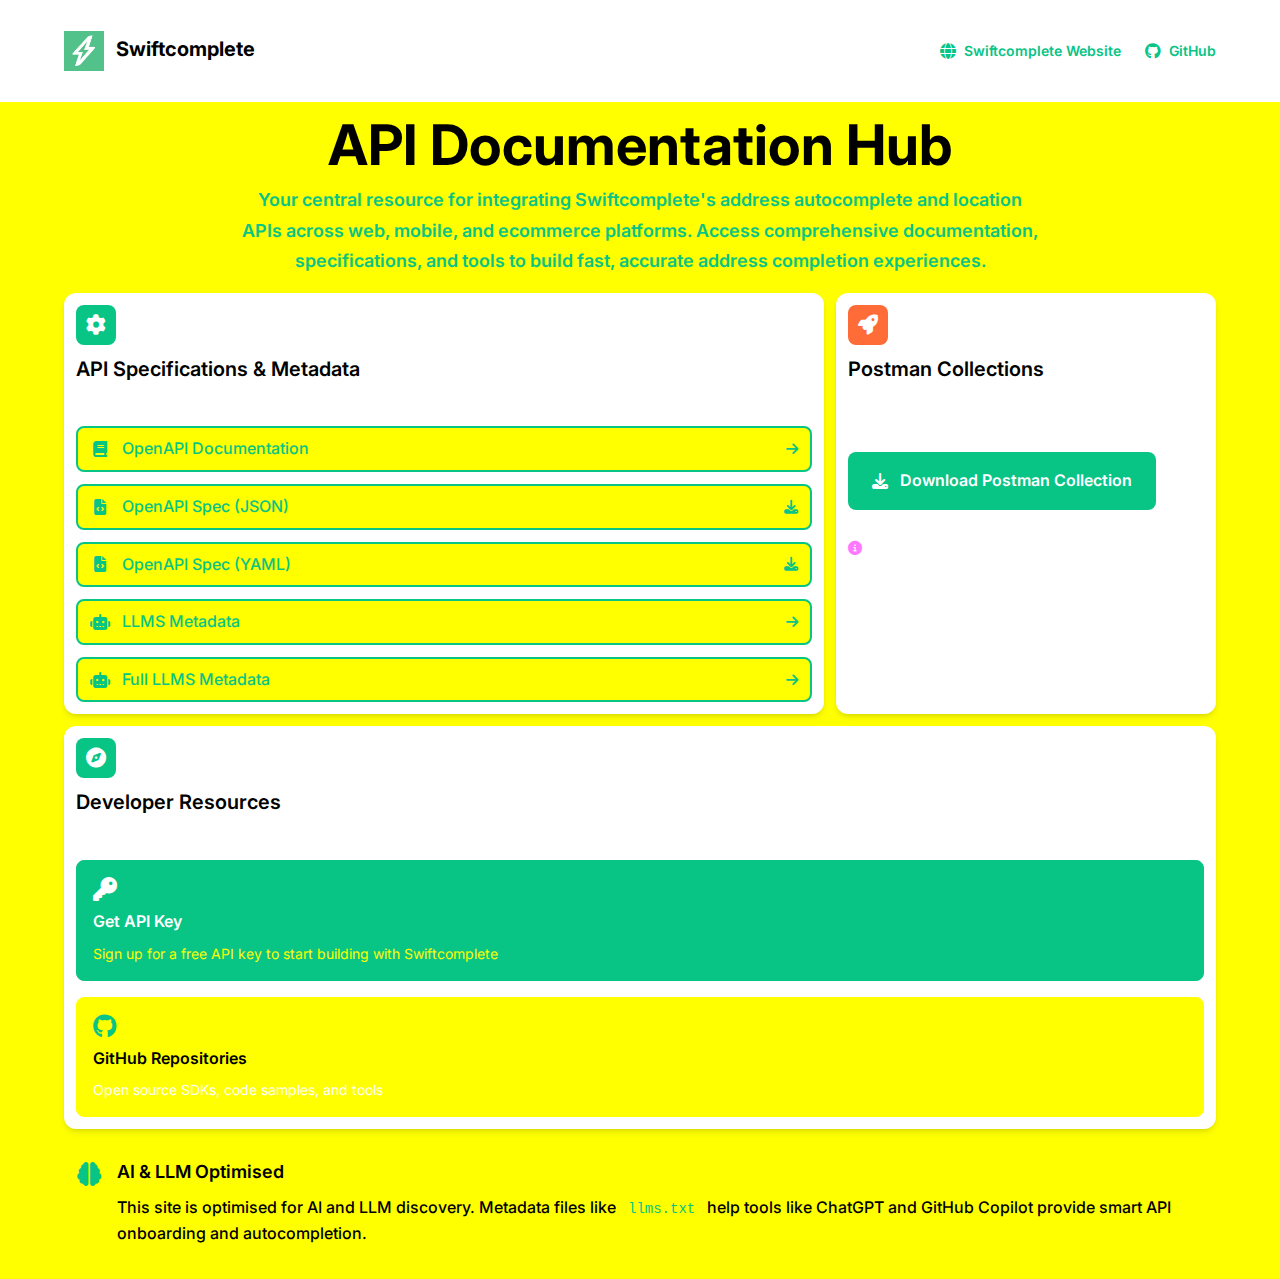
<file: docs/index.html>
<!DOCTYPE html>
<html lang="en">
<head>
    <meta charset="UTF-8" />
    <meta name="viewport" content="width=device-width, initial-scale=1.0"/>
    <title>Swiftcomplete API Documentation | OpenAPI, Postman, LLMS Metadata</title>
    <meta name="description" content="Official API documentation for Swiftcomplete. Download OpenAPI specs, Postman collections, and LLM-friendly metadata (llms.txt). Ideal for developers, AI tools, and technical integrations.">
    <meta name="keywords" content="Swiftcomplete, address autocomplete API, OpenAPI, Postman, llms.txt, API documentation, AI-ready APIs, API developer hub, address API, autocomplete, postcode search API, Swiftcomplete integrations">
    
    <!-- Open Graph / Facebook -->
    <meta property="og:type" content="website">
    <meta property="og:url" content="https://docs.swiftcomplete.com/">
    <meta property="og:title" content="Swiftcomplete API Documentation">
    <meta property="og:description" content="Official API documentation for Swiftcomplete. Download OpenAPI specs, Postman collections, and LLM-friendly metadata.">
    
    <!-- Twitter -->
    <meta property="twitter:card" content="summary_large_image">
    <meta property="twitter:url" content="https://docs.swiftcomplete.com/">
    <meta property="twitter:title" content="Swiftcomplete API Documentation">
    <meta property="twitter:description" content="Official API documentation for Swiftcomplete. Download OpenAPI specs, Postman collections, and LLM-friendly metadata.">
    
    <!-- Favicon -->
    <link rel="icon" type="image/x-icon" href="assets/swiftcomplete_logo.png">
    
    <!-- Fonts -->
    <link rel="preconnect" href="https://fonts.googleapis.com">
    <link rel="preconnect" href="https://fonts.gstatic.com" crossorigin>
    <link href="https://fonts.googleapis.com/css2?family=Inter:wght@300;400;500;600;700&display=swap" rel="stylesheet">
    
    <!-- Font Awesome for icons -->
    <link rel="stylesheet" href="https://cdnjs.cloudflare.com/ajax/libs/font-awesome/6.4.0/css/all.min.css">
    
    <!-- Custom styles -->
    <link rel="stylesheet" href="styles.css">
</head>
<body>
    <!-- Header -->
    <header class="header">
        <div class="container">
            <div class="header-content">
                <div class="logo-section">
                    <img src="assets/swiftcomplete_logo.png" alt="Swiftcomplete" class="logo">
                    <div class="logo-text">
                        <h1 style="padding-top: 15%;">Swiftcomplete</h1>
                        <span class="subtitle">API Documentation</span>
                    </div>
                </div>
                <nav class="nav">
                    <a href="https://www.what3words.com/swiftcomplete" target="_blank" class="nav-link">
                        <i class="fas fa-globe"></i>
                        Swiftcomplete Website
                    </a>
                    <a href="https://github.com/swiftcomplete-public" target="_blank" class="nav-link">
                        <i class="fab fa-github"></i>
                        GitHub
                    </a>
                </nav>
            </div>
        </div>
    </header>

    <!-- Main Content -->
    <main class="main">
        <div class="container">
            <!-- Hero Section -->
            <section class="hero">
                <div class="hero-content">
                    <h2 class="hero-title">API Documentation Hub</h2>
                    <p class="hero-description">
                        Your central resource for integrating Swiftcomplete's address autocomplete and location APIs across web, mobile, and ecommerce platforms. 
                        Access comprehensive documentation, specifications, and tools to build fast, accurate address completion experiences.
                    </p>
                </div>
            </section>

            <!-- Content Grid -->
            <div class="content-grid">
                <!-- API Specifications -->
                <section class="card specifications-card">
                    <div class="card-header">
                        <div class="card-icon">
                            <i class="fas fa-cog"></i>
                        </div>
                        <h3>API Specifications & Metadata</h3>
                        <p>Complete technical specifications and machine-readable metadata for seamless integration.</p>
                    </div>
                    <div class="card-content">
                        <div class="link-grid">
                            <a href="/openapi/" class="resource-link">
                                <i class="fas fa-book"></i>
                                <span>OpenAPI Documentation</span>
                                <i class="fas fa-arrow-right"></i>
                            </a>
                            <a href="/openapi/openapi.json" class="resource-link" download="swiftcomplete_openapi.json">
                                <i class="fas fa-file-code"></i>
                                <span>OpenAPI Spec (JSON)</span>
                                <i class="fas fa-download"></i>
                            </a>
                            <a href="/openapi/openapi.yaml" class="resource-link" download="swiftcomplete_openapi.yaml">
                                <i class="fas fa-file-code"></i>
                                <span>OpenAPI Spec (YAML)</span>
                                <i class="fas fa-download"></i>
                            </a>
                            <a href="/llms.txt" class="resource-link">
                                <i class="fas fa-robot"></i>
                                <span>LLMS Metadata</span>
                                <i class="fas fa-arrow-right"></i>
                            </a>
                            <a href="/llms-full.txt" class="resource-link">
                                <i class="fas fa-robot"></i>
                                <span>Full LLMS Metadata</span>
                                <i class="fas fa-arrow-right"></i>
                            </a>
                        </div>
                    </div>
                </section>

                <!-- Postman Collection -->
                <section class="card postman-card">
                    <div class="card-header">
                        <div class="card-icon postman-icon">
                            <i class="fas fa-rocket"></i>
                        </div>
                        <h3>Postman Collections</h3>
                        <p>Ready-to-use Postman collections for quick API testing and exploration.</p>
                    </div>
                    <div class="card-content">
                        <a href="/swiftcomplete.postman_collection.json" download class="download-btn">
                            <i class="fas fa-download"></i>
                            <span>Download Postman Collection</span>
                        </a>
                        <p class="download-note">
                            <i class="fas fa-info-circle"></i>
                            Import this collection into Postman to start testing our APIs immediately.
                        </p>
                    </div>
                </section>

                <!-- Resources -->
                <section class="card resources-card">
                    <div class="card-header">
                        <div class="card-icon">
                            <i class="fas fa-compass"></i>
                        </div>
                        <h3>Developer Resources</h3>
                        <p>Additional tools, guides, and community resources to support your development.</p>
                    </div>
                    <div class="card-content">
                        <div class="resource-grid">
                            <a href="https://www.swiftcomplete.com/account/login" target="_blank" class="resource-card get-api-key">
                                <i class="fas fa-key"></i>
                                <h4>Get API Key</h4>
                                <p>Sign up for a free API key to start building with Swiftcomplete</p>
                            </a>
                            <a href="https://github.com/swiftcomplete-public" target="_blank" class="resource-card">
                                <i class="fab fa-github"></i>
                                <h4>GitHub Repositories</h4>
                                <p>Open source SDKs, code samples, and tools</p>
                            </a>
                        </div>
                    </div>
                </section>
            </div>

            <!-- AI Optimisation Notice -->
            <section class="ai-notice">
                <div class="ai-notice-content">
                    <i class="fas fa-brain"></i>
                    <div class="ai-notice-text">
                        <h4>AI & LLM Optimised</h4>
                        <p>This site is optimised for AI and LLM discovery. Metadata files like <code>llms.txt</code> help tools like ChatGPT and GitHub Copilot provide smart API onboarding and autocompletion.</p>
                    </div>
                </div>
            </section>
        </div>
    </main>
</body>
</html>
</file>
<file: docs/styles.css>
/* CSS Custom Properties */
:root {
    /* SwiftComplete Brand Colors */
    --sc-green: #08C485;
    --sc-green-dark: #08C485;
    --sc-green-light: #08C485;
    --sc-black: #000000;
    --sc-white: #FFFFFF;
    
    /* Neutral Colors */
    --gray-50: 248 250 252; /* #F8FAFC */
    --gray-100: 241 245 249; /* #F1F5F9 */
    --gray-200: 226 232 240; /* #E2E8F0 */
    --gray-300: 203 213 225; /* #CBD5E1 */
    --gray-400: 148 163 184; /* #94A3B8 */
    --gray-500: 100 116 139; /* #64748B */
    --gray-600: 71 85 105; /* #475569 */
    --gray-700: 51 65 85; /* #334155 */
    --gray-800: 30 41 59; /* #1E293B */
    --gray-900: 15 23 42; /* #0F172A */
    
    /* Typography */
    --font-family: 'Inter', -apple-system, BlinkMacSystemFont, 'Segoe UI', Roboto, sans-serif;
    --font-size-xs: 0.75rem;
    --font-size-sm: 0.875rem;
    --font-size-base: 1rem;
    --font-size-lg: 1.125rem;
    --font-size-xl: 1.25rem;
    --font-size-2xl: 1.5rem;
    --font-size-3xl: 1.875rem;
    --font-size-4xl: 2.25rem;
    
    /* Spacing */
    --space-1: 0.25rem;
    --space-2: 0.5rem;
    --space-3: 0.75rem;
    --space-4: 1rem;
    --space-5: 1.25rem;
    --space-6: 1.5rem;
    --space-8: 2rem;
    --space-10: 2.5rem;
    --space-12: 3rem;
    --space-16: 4rem;
    --space-20: 5rem;
    
    /* Shadows */
    --shadow-sm: 0 1px 2px 0 rgb(0 0 0 / 0.05);
    --shadow-md: 0 4px 6px -1px rgb(0 0 0 / 0.1), 0 2px 4px -2px rgb(0 0 0 / 0.1);
    --shadow-lg: 0 10px 15px -3px rgb(0 0 0 / 0.1), 0 4px 6px -4px rgb(0 0 0 / 0.1);
    --shadow-xl: 0 20px 25px -5px rgb(0 0 0 / 0.1), 0 8px 10px -6px rgb(0 0 0 / 0.1);
    
    /* Border Radius */
    --radius-sm: 0.25rem;
    --radius-md: 0.375rem;
    --radius-lg: 0.5rem;
    --radius-xl: 0.75rem;
    --radius-2xl: 1rem;
    
    /* Transitions */
    --transition-fast: 150ms ease;
    --transition-normal: 250ms ease;
    --transition-slow: 350ms ease;
}

/* Reset and Base Styles */
* {
    margin: 0;
    padding: 0;
    box-sizing: border-box;
}

html {
    scroll-behavior: smooth;
}

body {
    font-family: var(--font-family);
    font-size: var(--font-size-base);
    line-height: 1.6;
    color: hsl(var(--gray-800));
    background-color: hsl(var(--gray-50));
    -webkit-font-smoothing: antialiased;
    -moz-osx-font-smoothing: grayscale;
}

/* Container */
.container {
    max-width: 1200px;
    margin: 0 auto;
    padding: 0 var(--space-4);
}

@media (min-width: 768px) {
    .container {
        padding: 0 var(--space-6);
    }
}

/* Header */
.header {
    background-color: var(--sc-white);
    border-bottom: 1px solid hsl(var(--gray-200));
    position: sticky;
    top: 0;
    z-index: 50;
    backdrop-filter: blur(8px);
}

.header-content {
    display: flex;
    align-items: center;
    justify-content: space-between;
    padding: var(--space-4) 0;
}

.logo-section {
    display: flex;
    align-items: center;
    gap: var(--space-3);
}

.logo {
    width: 40px;
    height: 40px;
}

.logo-text h1 {
    font-size: var(--font-size-xl);
    font-weight: 700;
    color: var(--sc-black);
    line-height: 1.2;
}

.subtitle {
    font-size: var(--font-size-sm);
    color: hsl(var(--gray-600));
    font-weight: 500;
}

.nav {
    display: flex;
    gap: var(--space-6);
}

.nav-link {
    display: flex;
    align-items: center;
    gap: var(--space-2);
    color: var(--sc-green);
    text-decoration: none;
    font-weight: 600;
    font-size: var(--font-size-sm);
    transition: color var(--transition-fast);
}

.nav-link:hover {
    color: var(--sc-green-dark);
}

.nav-link i {
    font-size: var(--font-size-base);
}

/* Main Content */
.main {
    padding: var(--space-3) 0;
}

/* Hero Section */
.hero {
    text-align: center;
    margin-bottom: var(--space-4);
}

.hero-content {
    max-width: 800px;
    margin: 0 auto;
}

.hero-title {
    font-size: var(--font-size-4xl);
    font-weight: 700;
    color: var(--sc-black);
    margin-bottom: var(--space-2);
    line-height: 1.1;
}

.hero-description {
    font-size: var(--font-size-lg);
    color: var(--sc-green);
    font-weight: 600;
    line-height: 1.7;
}

@media (min-width: 768px) {
    .hero-title {
        font-size: 3.5rem;
    }
}

/* Content Grid */
.content-grid {
    display: grid;
    gap: var(--space-3);
    margin-bottom: var(--space-4);
}

@media (min-width: 768px) {
    .content-grid {
        grid-template-columns: 1fr 1fr;
    }
}

@media (min-width: 1024px) {
    .content-grid {
        grid-template-columns: 2fr 1fr;
        grid-template-areas: 
            "specs postman"
            "resources resources";
    }
    
    .specifications-card {
        grid-area: specs;
    }
    
    .postman-card {
        grid-area: postman;
    }
    
    .resources-card {
        grid-area: resources;
    }
}

/* Cards */
.card {
    background-color: var(--sc-white);
    border-radius: var(--radius-xl);
    box-shadow: var(--shadow-md);
    padding: var(--space-3);
    transition: transform var(--transition-normal), box-shadow var(--transition-normal);
}

.card:hover {
    transform: translateY(-2px);
    box-shadow: var(--shadow-lg);
}

.card-header {
    margin-bottom: var(--space-2);
}

.card-icon {
    width: 40px;
    height: 40px;
    background-color: var(--sc-green);
    border-radius: var(--radius-lg);
    display: flex;
    align-items: center;
    justify-content: center;
    margin-bottom: var(--space-2);
}

.card-icon i {
    font-size: var(--font-size-xl);
    color: var(--sc-white);
}

.postman-icon {
    background-color: #FF6C37;
}

.card-header h3 {
    font-size: var(--font-size-xl);
    font-weight: 600;
    color: var(--sc-black);
    margin-bottom: var(--space-2);
}

.card-header p {
    color: hsl(var(--gray-600));
    line-height: 1.6;
}

/* Link Grid */
.link-grid {
    display: flex;
    flex-direction: column;
    gap: var(--space-3);
}

.resource-link {
    display: flex;
    align-items: center;
    gap: var(--space-3);
    padding: var(--space-2) var(--space-3);
    background-color: hsl(var(--gray-50));
    border-radius: var(--radius-lg);
    text-decoration: none;
    color: var(--sc-green);
    font-weight: 600;
    transition: all var(--transition-fast);
    border: 2px solid var(--sc-green);
}

.resource-link:hover {
    background-color: var(--sc-green);
    border-color: var(--sc-green);
    color: var(--sc-white);
    transform: translateX(4px);
}

.resource-link i:first-child {
    color: var(--sc-green);
    width: 20px;
    text-align: center;
}

.resource-link:hover i:first-child {
    color: var(--sc-white);
}

.resource-link span {
    flex: 1;
    font-weight: 500;
}

.resource-link i:last-child {
    font-size: var(--font-size-sm);
    color: var(--sc-green);
}

.resource-link:hover i:last-child {
    color: var(--sc-white);
}

/* Download Button */
.download-btn {
    display: inline-flex;
    align-items: center;
    gap: var(--space-3);
    background-color: var(--sc-green);
    color: var(--sc-white);
    padding: var(--space-4) var(--space-6);
    border-radius: var(--radius-lg);
    text-decoration: none;
    font-weight: 600;
    font-size: var(--font-size-base);
    transition: background-color var(--transition-fast);
    margin-bottom: var(--space-4);
}

.download-btn:hover {
    background-color: var(--sc-green-dark);
}

.download-note {
    display: flex;
    align-items: center;
    gap: var(--space-2);
    color: hsl(var(--gray-600));
    font-size: var(--font-size-sm);
}

.download-note i {
    color: hsl(var(--gray-400));
}

/* Resource Grid */
.resource-grid {
    display: grid;
    gap: var(--space-4);
}

.resource-card {
    padding: var(--space-4);
    border: 1px solid hsl(var(--gray-200));
    border-radius: var(--radius-lg);
    text-decoration: none;
    color: inherit;
    transition: all var(--transition-fast);
    background-color: hsl(var(--gray-50));
}

.resource-card:hover {
    border-color: var(--sc-green);
    background-color: var(--sc-white);
    transform: translateY(-2px);
    box-shadow: var(--shadow-md);
}

.resource-card.get-api-key {
    background-color: var(--sc-green);
    color: var(--sc-white);
    border-color: var(--sc-green);
}

.resource-card.get-api-key:hover {
    background-color: var(--sc-green-dark);
    border-color: var(--sc-green-dark);
    color: var(--sc-white);
}

.resource-card.get-api-key i {
    color: var(--sc-white);
}

.resource-card.get-api-key h4 {
    color: var(--sc-white);
}

.resource-card.get-api-key p {
    color: hsl(var(--gray-100));
}

.resource-card i {
    font-size: var(--font-size-2xl);
    color: var(--sc-green);
    margin-bottom: var(--space-2);
}

.resource-card h4 {
    font-size: var(--font-size-base);
    font-weight: 600;
    color: var(--sc-black);
    margin-bottom: var(--space-2);
}

.resource-card p {
    color: hsl(var(--gray-600));
    font-size: var(--font-size-sm);
    line-height: 1.5;
}

/* AI Notice */
.ai-notice {
    background: linear-gradient(135deg, hsl(var(--gray-100)), hsl(var(--gray-50)));
    border: 1px solid hsl(var(--gray-200));
    border-radius: var(--radius-xl);
    padding: var(--space-3);
    margin-bottom: var(--space-2);
}

.ai-notice-content {
    display: flex;
    gap: var(--space-4);
    align-items: flex-start;
}

.ai-notice i {
    font-size: var(--font-size-2xl);
    color: var(--sc-green);
    flex-shrink: 0;
    margin-top: var(--space-1);
}

.ai-notice-text h4 {
    font-size: var(--font-size-lg);
    font-weight: 600;
    color: var(--sc-black);
    margin-bottom: var(--space-2);
}

.ai-notice-text p {
    color: var(--sc-black);
    font-weight: 500;
    line-height: 1.6;
}

.ai-notice-text code {
    background-color: hsl(var(--gray-200));
    padding: var(--space-1) var(--space-2);
    border-radius: var(--radius-sm);
    font-family: 'Monaco', 'Consolas', monospace;
    font-size: var(--font-size-sm);
    color: var(--sc-green);
}

/* Responsive Design */
@media (max-width: 767px) {
    .header-content {
        flex-direction: column;
        gap: var(--space-4);
        text-align: center;
    }
    
    .nav {
        justify-content: center;
    }
    
    .hero-title {
        font-size: var(--font-size-3xl);
    }
    
    .card {
        padding: var(--space-4);
    }
    
    .ai-notice-content {
        flex-direction: column;
        text-align: center;
    }
}

/* Accessibility */
@media (prefers-reduced-motion: reduce) {
    * {
        animation-duration: 0.01ms !important;
        animation-iteration-count: 1 !important;
        transition-duration: 0.01ms !important;
    }
}

/* Focus styles */
a:focus,
button:focus {
    outline: 2px solid var(--sc-green);
    outline-offset: 2px;
}

/* Print styles */
@media print {
    .header {
        display: none;
    }
    
    .card {
        box-shadow: none;
        border: 1px solid hsl(var(--gray-300));
    }
}
</file>
